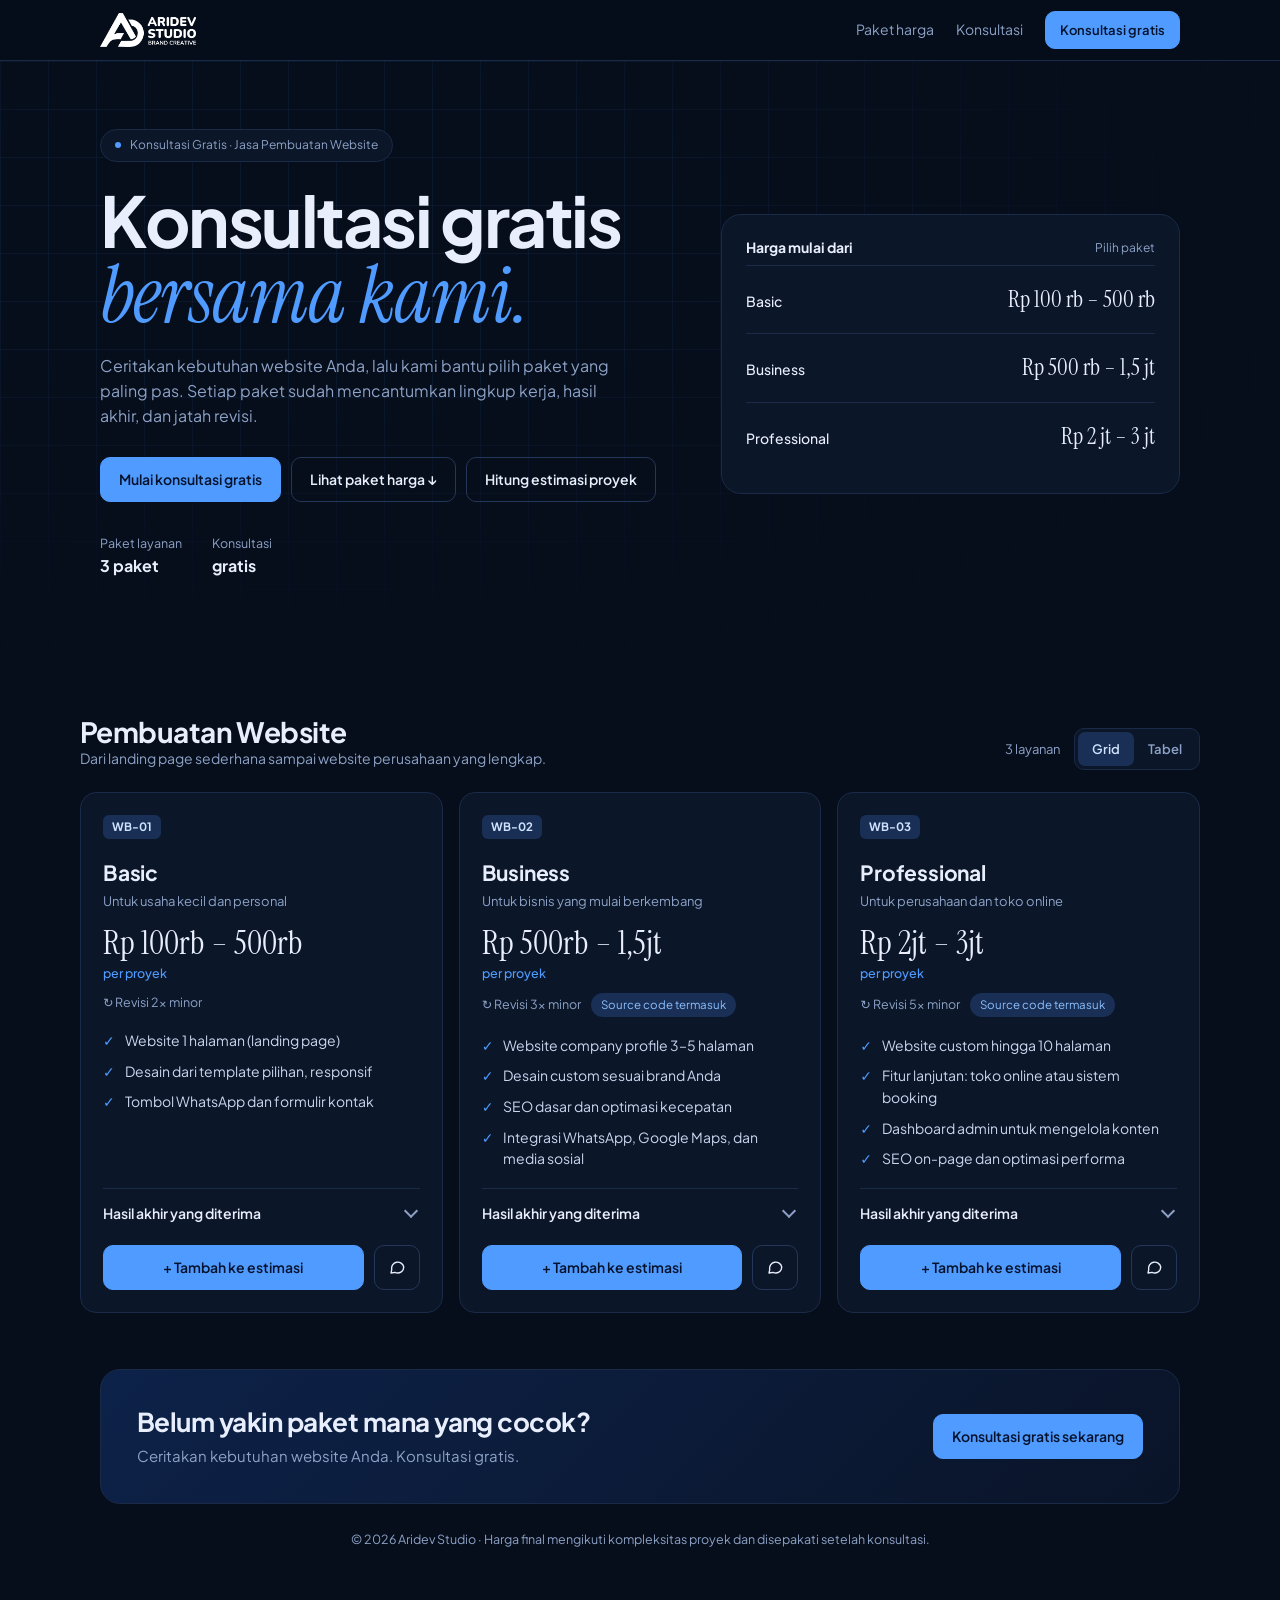
<file: index.html>
<!DOCTYPE html>
<html lang="id">
  <head>
    <meta charset="utf-8" />
    <meta http-equiv="refresh" content="0; url=smth/" />
    <meta name="viewport" content="width=device-width, initial-scale=1" />
    <title>Redirecting...</title>
  </head>
  <body>
    <p>Redirecting to the app inside <code>smth/</code>...</p>
    <script>
      window.location.replace('smth/');
    </script>
  </body>
</html>
</file>
<file: smth/css/theme.css>
:root{
  --bg:#060d1b;
  --card:#0b1629;
  --card2:#0f1d36;
  --nav-bg:rgba(6,13,27,.88);
  --cta-from:#0d2249;
  --cta-to:#0a1428;
  --line:#1a2a47;
  --line2:#243659;
  --grid:rgba(79,155,255,.07);
  --tx:#e8eefc;
  --tx2:#c9d6ee;
  --mu:#8da2c6;
  --ac:#4f9bff;
  --acd:#1a2f55;
  --on-ac:#04122b;
  --ac-tx:#cfe3ff;
  --chip-tx:#8cc0ff;
  --font-sans:'Plus Jakarta Sans',system-ui,sans-serif;
  --font-serif:'Instrument Serif',Georgia,serif;
  color-scheme:dark;
}
</file>
<file: smth/css/style.css>
:root{box-sizing:border-box;padding-top:env(safe-area-inset-top,0px);padding-bottom:env(safe-area-inset-bottom,0px)}
*,*::before,*::after{box-sizing:inherit;margin:0}
html{scroll-behavior:smooth;scroll-padding-top:calc(env(safe-area-inset-top,0px) + 70px)}
body{background:var(--bg);color:var(--tx);font:15px/1.55 var(--font-sans);-webkit-font-smoothing:antialiased}
body::before{content:"";position:fixed;inset:0 0 auto;height:env(safe-area-inset-top,0px);background:var(--bg);z-index:30}
[hidden]{display:none!important}
.wrap{max-width:1120px;margin:0 auto;padding:0 20px}
.mu{color:var(--mu)}
.serif,.price,.row .v{font-family:var(--font-serif);font-weight:400}
nav{position:sticky;top:env(safe-area-inset-top,0px);z-index:20;background:var(--nav-bg);backdrop-filter:blur(10px);border-bottom:1px solid var(--line)}
nav .wrap{display:flex;align-items:center;justify-content:space-between;height:60px}
.brand{display:flex;align-items:center}.brand img{display:block;height:34px;width:auto}
.nl{display:flex;gap:22px;align-items:center;font-size:14px}.nl a:not(.btn){color:var(--mu);text-decoration:none}
.btn{display:inline-flex;align-items:center;justify-content:center;gap:8px;padding:11px 18px;border-radius:10px;border:1px solid var(--line2);background:transparent;color:var(--tx);font:inherit;font-weight:600;font-size:14px;cursor:pointer;text-decoration:none;transition:.15s}
.btn:hover{border-color:var(--ac)}
.btn.p{background:var(--ac);border-color:var(--ac);color:var(--on-ac)}.btn.p:hover{filter:brightness(1.12)}
.btn.on{color:var(--ac);border-color:var(--ac)}
.btn.sm{padding:8px 14px;font-size:13px}
.btn:focus-visible,summary:focus-visible,.seg button:focus-visible{outline:2px solid var(--ac);outline-offset:2px}
.hero{position:relative;overflow:hidden}
.hero::before{content:"";position:absolute;inset:0;background-image:linear-gradient(var(--grid) 1px,transparent 1px),linear-gradient(90deg,var(--grid) 1px,transparent 1px);background-size:48px 48px;-webkit-mask-image:radial-gradient(ellipse at 25% 30%,#000 25%,transparent 75%);mask-image:radial-gradient(ellipse at 25% 30%,#000 25%,transparent 75%)}
.hero .wrap{position:relative;display:grid;grid-template-columns:1.25fr 1fr;gap:48px;align-items:center;padding-top:68px;padding-bottom:76px}
.pill{display:inline-flex;gap:9px;align-items:center;font-size:12px;padding:6px 14px;border:1px solid var(--line);border-radius:99px;background:var(--card);color:var(--mu)}
.pill::before{content:"";width:6px;height:6px;border-radius:50%;background:var(--ac)}
h1{font-size:clamp(40px,6.2vw,70px);line-height:1.02;letter-spacing:-.035em;font-weight:700;margin:22px 0 18px}
h1 em{font-family:var(--font-serif);font-weight:400;color:var(--ac);letter-spacing:-.01em;font-size:1.14em}
.lead{color:var(--mu);max-width:520px;font-size:16px}
.cta{display:flex;flex-wrap:wrap;gap:10px;margin:28px 0 32px}
.stats{display:flex;flex-wrap:wrap;gap:30px}.stats small{display:block;color:var(--mu);font-size:12.5px}.stats b{font-size:16px}
.panel{background:var(--card);border:1px solid var(--line);border-radius:20px;padding:22px 24px}
.panel h3{display:flex;justify-content:space-between;align-items:center;font-size:14px;padding-bottom:6px}.panel h3 span{color:var(--mu);font-weight:400;font-size:12px}
.row{display:flex;justify-content:space-between;align-items:baseline;padding:16px 0;border-top:1px solid var(--line);font-size:14px;gap:12px}
.row b{font-weight:500}.row .v{font-size:23px;white-space:nowrap}
.sec{padding:60px 0 56px}
.head{display:flex;justify-content:space-between;align-items:flex-end;gap:16px;flex-wrap:wrap;margin-bottom:22px}
.head h2{font-size:28px;letter-spacing:-.02em;line-height:1.2}.head p{color:var(--mu);font-size:14px}
.tools{display:flex;align-items:center;gap:14px;color:var(--mu);font-size:13px}
.seg{display:inline-flex;border:1px solid var(--line);border-radius:10px;padding:3px;background:var(--card)}
.seg button{border:0;background:none;color:var(--mu);font:inherit;font-weight:600;font-size:13px;padding:7px 14px;border-radius:7px;cursor:pointer}
.seg button[aria-pressed=true]{background:var(--acd);color:var(--ac-tx)}
.grid{display:grid;grid-template-columns:repeat(3,1fr);gap:16px}
.card{background:var(--card);border:1px solid var(--line);border-radius:16px;padding:22px;display:flex;flex-direction:column}
.top{display:flex;justify-content:space-between;align-items:center;font-size:12px;color:var(--mu)}
.code{background:var(--acd);color:var(--ac-tx);padding:3px 9px;border-radius:6px;font-weight:700;font-size:11.5px;white-space:nowrap}
.card h3{font-size:21px;margin:18px 0 2px;letter-spacing:-.01em}
.tg{color:var(--mu);font-size:13px;margin-bottom:14px}
.price{font-size:33px;line-height:1.1;white-space:nowrap}.price small{display:block;font:500 12.5px var(--font-sans);color:var(--ac);margin-top:3px}
.meta{display:flex;gap:10px;flex-wrap:wrap;align-items:center;color:var(--mu);font-size:12.5px;margin:12px 0 18px}
.chip{display:inline-block;background:var(--acd);color:var(--chip-tx);padding:3px 10px;border-radius:99px;font-size:11.5px}
.ck{list-style:none;padding:0;display:grid;gap:9px;font-size:14px;color:var(--tx2)}
.ck li{display:flex;gap:10px}.ck li::before{content:"✓";color:var(--ac);font-weight:700}
.ck{margin-bottom:18px}
details{border-top:1px solid var(--line);margin-top:auto;padding-top:14px}
summary{cursor:pointer;font-weight:600;font-size:14px;list-style:none;display:flex;justify-content:space-between;align-items:center}
summary::-webkit-details-marker{display:none}
summary::after{content:"";width:8px;height:8px;border:solid var(--mu);border-width:0 2px 2px 0;transform:translateY(-3px) rotate(45deg);transition:transform .2s;margin-right:4px}details[open] summary::after{transform:translateY(3px) rotate(-135deg)}
details p{color:var(--mu);font-size:13.5px;margin-top:10px}
.act{padding-top:20px;display:flex;gap:10px}.act .btn:first-child{flex:1}.ic{width:46px;padding:0}
.tw{border:1px solid var(--line);border-radius:18px;background:var(--card);overflow-x:auto}
table{width:100%;border-collapse:collapse;min-width:820px;font-size:13.5px;text-align:left}
th{color:var(--mu);font-weight:500;padding:15px 16px;font-size:12.5px}
td{padding:18px 16px;border-top:1px solid var(--line);vertical-align:top;color:var(--tx2)}
td b{color:var(--tx)}.nw{white-space:nowrap}.tr{text-align:right}
.sq{width:38px;height:38px;padding:0;font-size:18px}
.cta2{display:flex;justify-content:space-between;align-items:center;gap:22px;flex-wrap:wrap;padding:36px;border:1px solid var(--line);border-radius:20px;background:linear-gradient(135deg,var(--cta-from),var(--cta-to))}
.cta2 h2{font-size:26px;letter-spacing:-.02em;line-height:1.2;margin-bottom:6px}.cta2 p{max-width:560px}
.foot{color:var(--mu);font-size:12.5px;margin:26px 0 110px;text-align:center}
@media(max-width:960px){.hero .wrap{grid-template-columns:1fr;gap:36px;padding-top:44px}.grid{grid-template-columns:1fr 1fr}}
@media(max-width:620px){.grid{grid-template-columns:1fr}.nl a:not(.btn){display:none}.cta2{padding:26px}}
@media(prefers-reduced-motion:reduce){html{scroll-behavior:auto}#est{transition:none}}
#est{position:fixed;left:50%;bottom:calc(16px + env(safe-area-inset-bottom,0px));z-index:25;width:min(480px,calc(100% - 24px));display:flex;align-items:center;justify-content:space-between;gap:14px;padding:12px 14px 12px 18px;border:1px solid var(--line);border-radius:16px;background:var(--card2);box-shadow:0 12px 40px rgba(0,0,0,.45);transform:translate(-50%,160%);visibility:hidden;transition:transform .25s,visibility 0s .25s}
#est.show{transform:translate(-50%,0);visibility:visible;transition:transform .25s}
#est small{display:block;color:var(--mu);font-size:12px}
#est b{font-size:17px}
.btn.on{background:var(--acd)}
#ov{position:fixed;inset:0;z-index:40;background:rgba(2,6,16,.62);opacity:0;visibility:hidden;transition:opacity .25s,visibility 0s .25s}
#ov.open{opacity:1;visibility:visible;transition:opacity .25s}
#dr{position:fixed;top:0;right:0;bottom:0;z-index:41;width:min(440px,100%);display:flex;flex-direction:column;background:var(--card);border-left:1px solid var(--line);padding-top:env(safe-area-inset-top,0px);transform:translateX(100%);visibility:hidden;transition:transform .25s,visibility 0s .25s}
#dr.open{transform:none;visibility:visible;transition:transform .25s}
.dh{display:flex;justify-content:space-between;align-items:center;padding:18px 22px;border-bottom:1px solid var(--line)}
.dh h2{font-size:18px;letter-spacing:-.01em}
.x{width:36px;height:36px;border-radius:10px;border:1px solid var(--line);background:none;color:var(--tx);font-family:inherit;font-size:20px;line-height:1;cursor:pointer}
.db{flex:1;overflow-y:auto;padding:4px 22px 18px}
.it{padding:16px 0;border-bottom:1px solid var(--line)}
.it .t{display:flex;justify-content:space-between;align-items:center;gap:12px;font-size:14px}
.it .t em{font-style:normal;color:var(--mu);font-size:12.5px;margin-left:8px}
.it .b{display:flex;justify-content:space-between;align-items:center;gap:12px;margin-top:10px;font-size:14px}
.stp{display:inline-flex;align-items:center;border:1px solid var(--line);border-radius:10px;font-size:13px}
.stp button{width:34px;height:34px;border:0;background:none;color:var(--tx);font-family:inherit;font-size:18px;cursor:pointer}
.stp i{font-style:normal;min-width:58px;text-align:center}
.opt,.rv{display:flex;gap:12px;align-items:center;padding:14px 0;border-bottom:1px solid var(--line)}
.opt{cursor:pointer}.rv{justify-content:space-between}
.opt input{width:16px;height:16px;accent-color:var(--ac);flex:none}
.opt b,.rv b{display:block;font-size:14px}
.opt small,.rv small{color:var(--mu);font-size:12px}
.empty{color:var(--mu);text-align:center;padding:36px 0;font-size:14px}
.df{display:grid;gap:12px;padding:18px 22px calc(18px + env(safe-area-inset-bottom,0px));border-top:1px solid var(--line)}
.sr{display:flex;justify-content:space-between;align-items:center;gap:12px;font-size:14px;color:var(--mu)}
.sr b{color:var(--tx);font-weight:600}
.sr.big{color:var(--tx)}.sr.big b{font-size:26px;line-height:1.1;font-weight:400}
.lnk{border:0;background:none;color:var(--mu);font:inherit;font-size:13px;cursor:pointer;padding:4px}
.lnk:hover{color:var(--tx)}.df .lnk{justify-self:center}
.dis{opacity:.45;pointer-events:none}
.sm{display:grid;gap:8px}
#ext:empty{display:none}
.sr.big{border-top:1px solid var(--line);padding-top:14px}
.sr span{white-space:nowrap}
@media(max-width:480px){.sr.big b{font-size:21px}}
@media(prefers-reduced-motion:reduce){#est,#ov,#dr{transition:none!important}}
</file>
